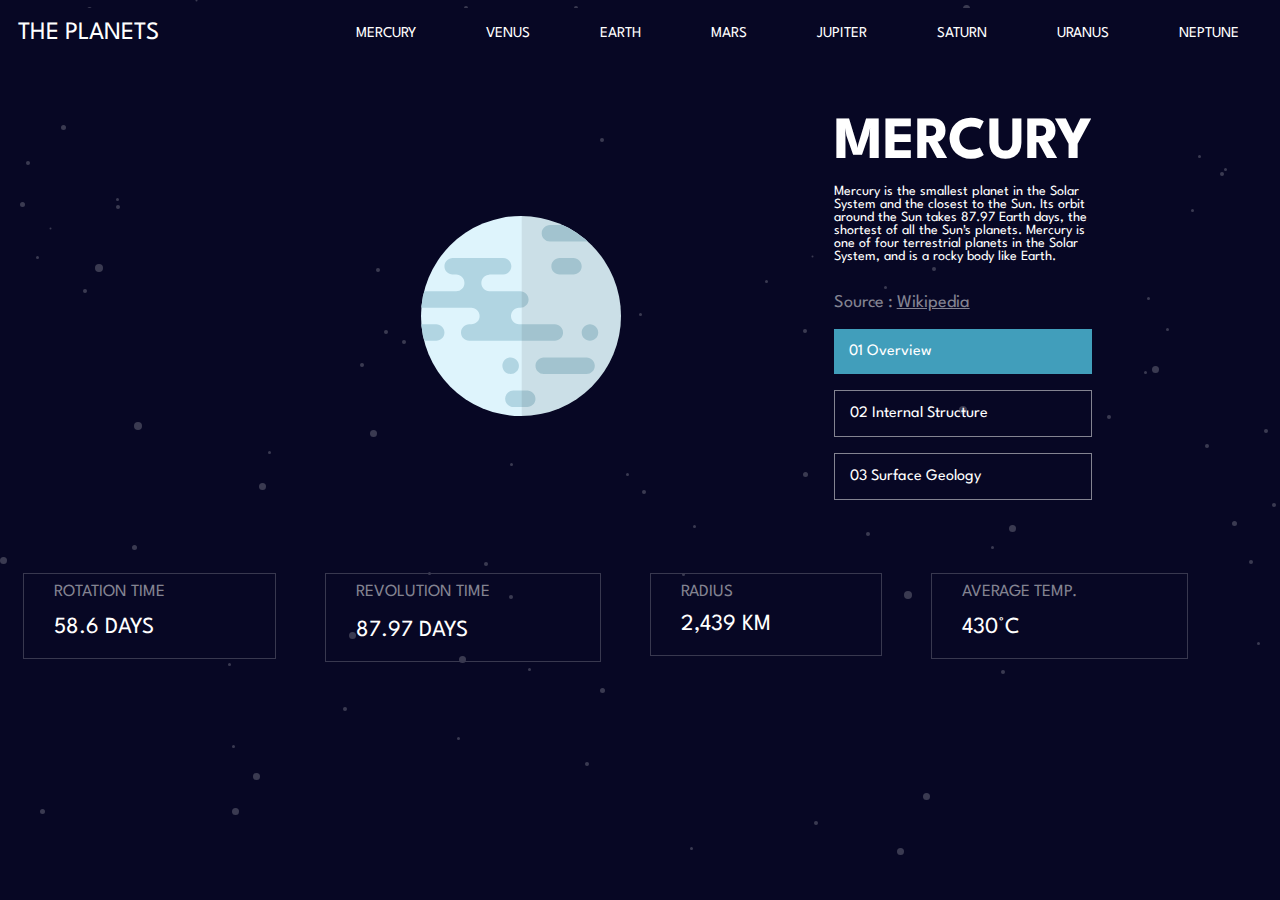
<file: starter-code/index.html>
<!DOCTYPE html>
<html lang="en">
<head>
  <meta charset="UTF-8">
  <meta name="viewport" content="width=device-width, initial-scale=1.0">
  <link rel="stylesheet" href="styles.css">
  <link rel="stylesheet" href="./navbar/nav.css">
  <link rel="stylesheet" href="./navbar/navPlanets.css">
  <link rel="stylesheet" href="https://cdnjs.cloudflare.com/ajax/libs/font-awesome/4.7.0/css/font-awesome.min.css">
  <link rel="preconnect" href="https://fonts.googleapis.com">
  <link rel="preconnect" href="https://fonts.gstatic.com" crossorigin>
  <link href="https://fonts.googleapis.com/css2?family=Antonio:wght@100&family=Spartan:wght@300&display=swap" rel="stylesheet">
  
  <title>Planets fact site</title>
</head>
<body>
  <div class="navigation">
    <nav class="navbar">
      <input type="checkbox" id="check">
      <label for="check" class="checkbtn">
        <i class="fa fa-bars"></i>
      </label>
      <label class="logo">The Planets</label>
        <ul>
          <li><a href="index.html" class="active"><span class="mercuryNav"></span>Mercury</a></li>
          <li><a href="venus.html" class="active"><span class="venusNav"></span>Venus</a></li>
          <li><a href="earth.html" class="active"><span class="earthNav"></span>Earth</a></li>
          <li><a href="mars.html" class="active"><span class="marsNav"></span>Mars</a></li>
          <li><a href="jupiter.html" class="active"><span class="jupiterNav"></span>Jupiter</a></li>
          <li><a href="saturn.html" class="active"><span class="saturnNav"></span>Saturn</a></li>
          <li><a href="uranus.html" class="active"><span class="uranusNav"></span>Uranus</a></li>
          <li><a href="neptune.html" class="active"><span class="neptuneNav"></span>Neptune</a></li>
        </ul>
    </nav>
  </div>

  <!-- Mobile Content View -->

  <div class="topnav">
    <a class="mercuryMobile" tabindex="0" onclick="overview()">Overview</a>
    <a class="mercuryMobile" tabindex="0" onclick="internal()">Surface</a>
    <a class="mercuryMobile" tabindex="0" onclick="surface()">Structure</a>
  </div>


  
  <div class="parent">
    <img id="geo" class="geo" src="./assets/geology-mercury.png" style="display:none;"/>
    <div class="child">
      <img src="./assets/planet-mercury.svg" alt="Mercury" class="planet" id="planetImg">
    </div>
    <div class="child">
      <h1 class="title">Mercury</h1>
      <div class="ipadNav" id="ipadNav">
        <p autofocus tabindex="0" class="overview" onclick="overview()">01 Overview</p>
        <p tabindex="0" class="overview" onclick="internal()">02 Internal Structure</p>
        <p tabindex="0" class="overview" onclick="surface()">03 Surface Geology</p>
      </div>

        <!-- Overview Content Start -->
        <p class="sum" id="mercury">
          Mercury is the smallest planet in the Solar System and the closest 
          to the Sun. Its orbit around the Sun takes 87.97 Earth days, the 
          shortest of all the Sun's planets. Mercury is one of four terrestrial 
          planets in the Solar System, and is a rocky body like Earth.
        </p>

        <p class="link" >
          Source : <a class="link" id="link" href="https://en.wikipedia.org/wiki/Mercury_(planet)">Wikipedia</a>
        </p>

        <div class="content" id="content">
          <p autofocus tabindex="0" class="overview" onclick="overview()">01 Overview</p>
          <p tabindex="0" class="overview" onclick="internal()">02 Internal Structure</p>
          <p tabindex="0" class="overview" onclick="surface()">03 Surface Geology</p>
        </div>
    </div>
  </div>



  <div class="facts" id="facts">
    <p class="desc rot">Rotation Time   <br class="break"> <span class="number">58.6 Days </span></p>
    <p class="desc rev">Revolution Time <br class="break"> <span class="number">87.97 Days</span></p>
    <p class="desc rad">Radius          <br class="break"> <span class="number">2,439 Km  </span></p>
    <p class="desc ave">Average Temp.   <br class="break"> <span class="number">430°c     </span></p>
  </div>
  
  <script src="./planetsJs/mercury.js"></script>
</body>
</html>
</file>
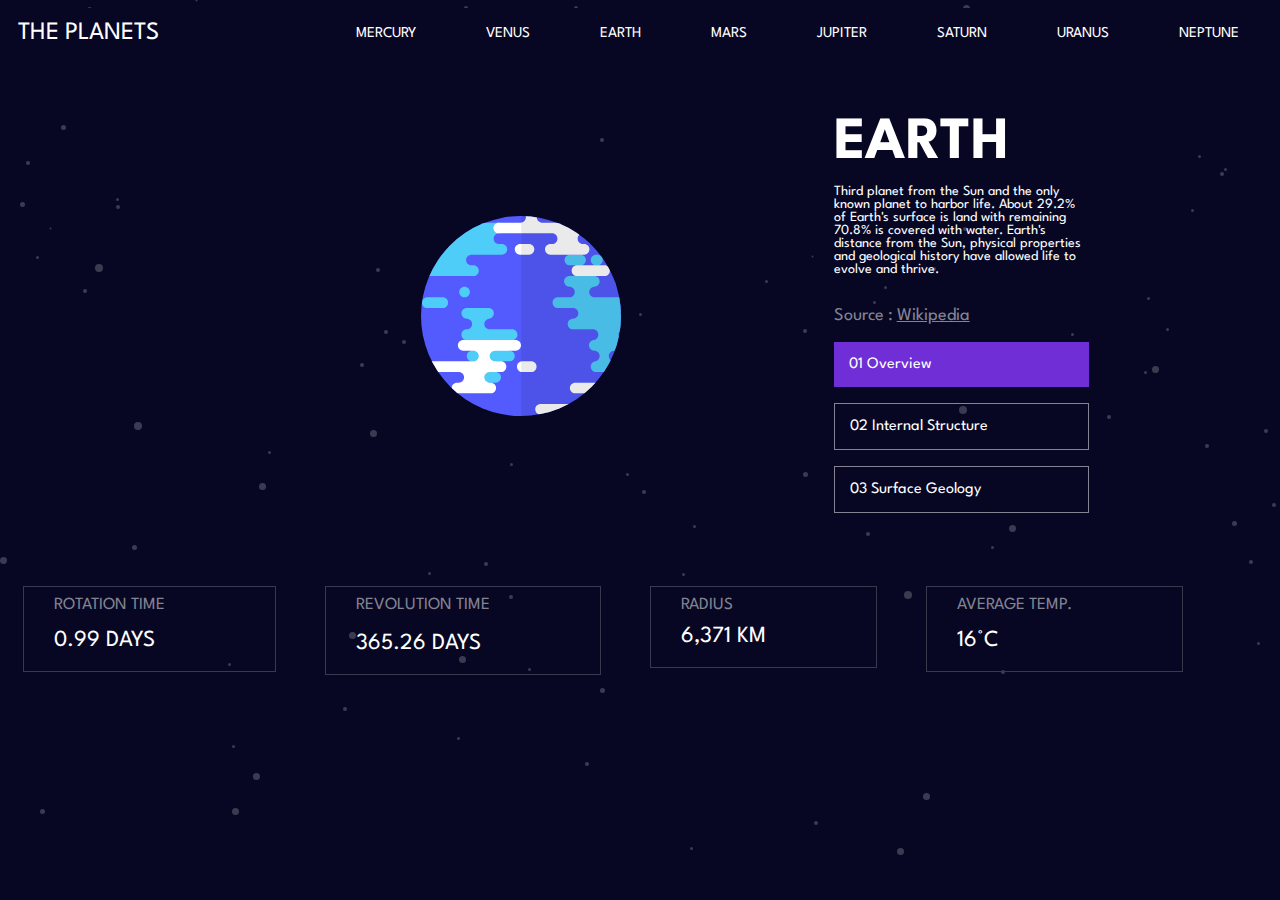
<file: starter-code/earth.html>
<!DOCTYPE html>
<html lang="en">
<head>
  <meta charset="UTF-8">
  <meta name="viewport" content="width=device-width, initial-scale=1.0">
  <link rel="stylesheet" href="styles.css">
  <link rel="stylesheet" href="./navbar/nav.css">
  <link rel="stylesheet" href="./navbar/navPlanets.css">
  <link rel="stylesheet" href="https://cdnjs.cloudflare.com/ajax/libs/font-awesome/4.7.0/css/font-awesome.min.css">
  <link rel="preconnect" href="https://fonts.googleapis.com">
  <link rel="preconnect" href="https://fonts.gstatic.com" crossorigin>
  <link href="https://fonts.googleapis.com/css2?family=Antonio:wght@100&family=Spartan:wght@300&display=swap" rel="stylesheet">
  
  <title>Planets fact site</title>
<body>
  <div class="navigation">
    <nav class="navbar">
      <input type="checkbox" id="check">
      <label for="check" class="checkbtn">
        <i class="fa fa-bars"></i>
      </label>
      <label class="logo">The Planets</label>
        <ul>
          <li><a href="index.html" class="active"><span class="mercuryNav"></span>Mercury</a></li>
          <li><a href="venus.html" class="active"><span class="venusNav"></span>Venus</a></li>
          <li><a href="earth.html" class="active"><span class="earthNav"></span>Earth</a></li>
          <li><a href="mars.html" class="active"><span class="marsNav"></span>Mars</a></li>
          <li><a href="jupiter.html" class="active"><span class="jupiterNav"></span>Jupiter</a></li>
          <li><a href="saturn.html" class="active"><span class="saturnNav"></span>Saturn</a></li>
          <li><a href="uranus.html" class="active"><span class="uranusNav"></span>Uranus</a></li>
          <li><a href="neptune.html" class="active"><span class="neptuneNav"></span>Neptune</a></li>
        </ul>
    </nav>
  </div>

  <!-- Mobile Content View -->

  <div class="topnav">
    <a class="earthMobile" tabindex="0" onclick="overview()">Overview</a>
    <a class="earthMobile" tabindex="0" onclick="internal()">Surface</a>
    <a class="earthMobile" tabindex="0" onclick="surface()">Structure</a>
  </div>


  
  <div class="parent">
    <img id="geo" class="geo" src="./assets/geology-earth.png" style="display:none;"/>
    <div class="child">
      <img src="./assets/planet-earth.svg" alt="Venus" class="planet" id="planetImg">
    </div>
    <div class="child">
      <h1 class="title">Earth&nbsp;&nbsp;&nbsp;&nbsp;&nbsp;</h1>
      <div class="ipadNav" id="ipadNav">
        <p autofocus tabindex="0" class="earthOverview" onclick="overview()">01 Overview</p>
        <p tabindex="0" class="earthOverview" onclick="internal()">02 Internal Structure</p>
        <p tabindex="0" class="earthOverview" onclick="surface()">03 Surface Geology</p>
      </div>

        <!-- Overview Content Start -->
        <p class="sum" id="earth">
          Third planet from the Sun and the only known planet to harbor life. 
          About 29.2% of Earth's surface is land with remaining 70.8% is 
          covered with water. Earth's distance from the Sun, physical properties 
          and geological history have allowed life to evolve and thrive.
        </p>

        <p class="link" >
          Source : <a class="link" id="link" href="https://en.wikipedia.org/wiki/Earth">Wikipedia</a>
        </p>

        <div class="content" id="content">
          <p autofocus tabindex="0" class="earthOverview" onclick="overview()">01 Overview</p>
          <p tabindex="0" class="earthOverview" onclick="internal()">02 Internal Structure</p>
          <p tabindex="0" class="earthOverview" onclick="surface()">03 Surface Geology</p>
        </div>
    </div>
  </div>



  <div class="facts" id="facts">
    <p class="desc rot">Rotation Time   <br class="break"> <span class="number">0.99 Days </span></p>
    <p class="desc rev">Revolution Time <br class="break"> <span class="number">365.26 Days</span></p>
    <p class="desc rad">Radius          <br class="break"> <span class="number">6,371 KM</span></p>
    <p class="desc ave">Average Temp.   <br class="break"> <span class="number">16°c     </span></p>
  </div>
  
  <script src="./planetsJs/earth.js"></script>
</body>
</html>
</file>
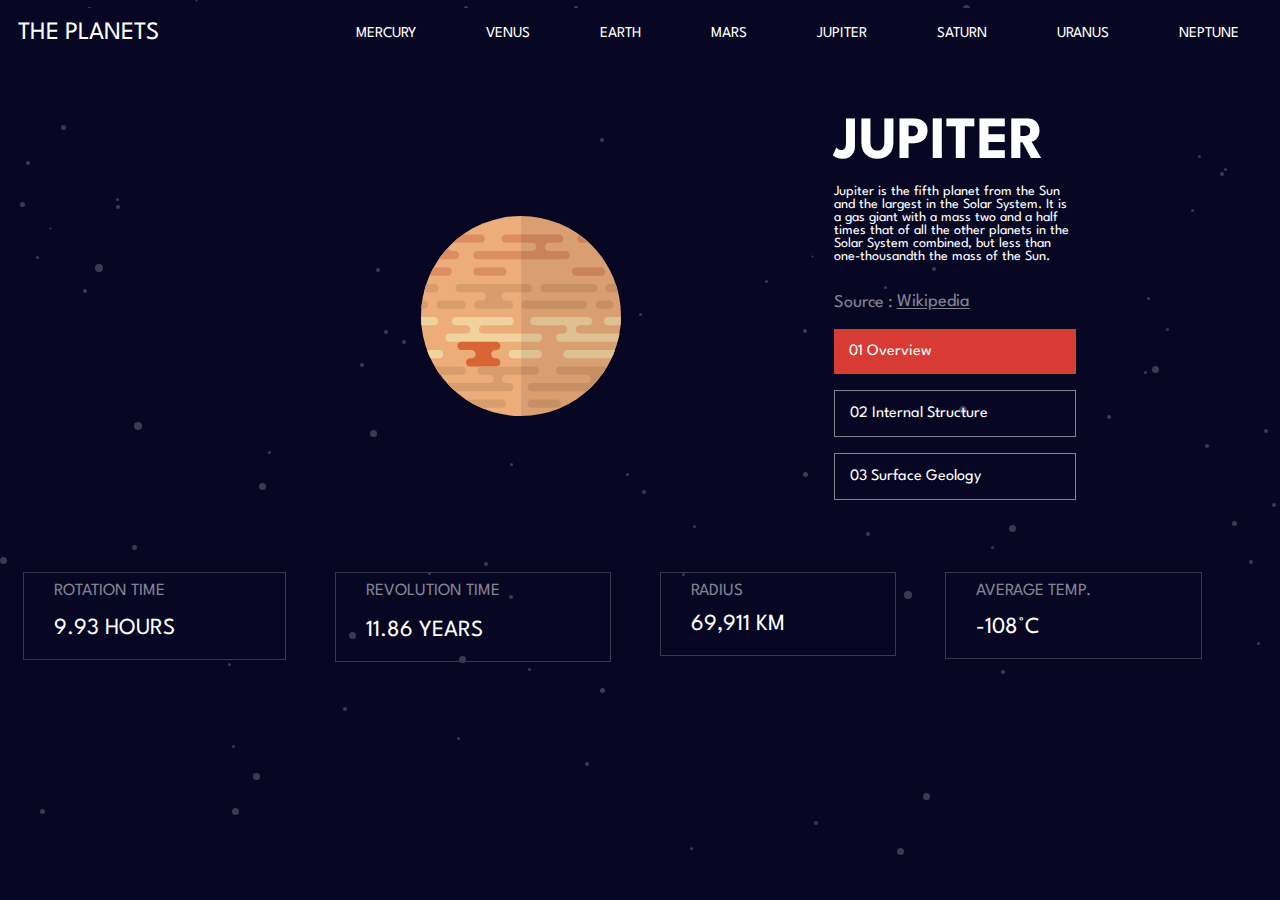
<file: starter-code/jupiter.html>
<!DOCTYPE html>
<html lang="en">
<head>
  <meta charset="UTF-8">
  <meta name="viewport" content="width=device-width, initial-scale=1.0">
  <link rel="stylesheet" href="styles.css">
  <link rel="stylesheet" href="./navbar/nav.css">
  <link rel="stylesheet" href="./navbar/navPlanets.css">
  <link rel="stylesheet" href="https://cdnjs.cloudflare.com/ajax/libs/font-awesome/4.7.0/css/font-awesome.min.css">
  <link rel="preconnect" href="https://fonts.googleapis.com">
  <link rel="preconnect" href="https://fonts.gstatic.com" crossorigin>
  <link href="https://fonts.googleapis.com/css2?family=Antonio:wght@100&family=Spartan:wght@300&display=swap" rel="stylesheet">
  
  <title>Planets fact site</title>
</head>
<body>

  <div class="navigation">
    <nav class="navbar">
      <input type="checkbox" id="check">
      <label for="check" class="checkbtn">
        <i class="fa fa-bars"></i>
      </label>
      <label class="logo">The Planets</label>
        <ul>
          <li><a href="index.html" class="active"><span class="mercuryNav"></span>Mercury</a></li>
          <li><a href="venus.html" class="active"><span class="venusNav"></span>Venus</a></li>
          <li><a href="earth.html" class="active"><span class="earthNav"></span>Earth</a></li>
          <li><a href="mars.html" class="active"><span class="marsNav"></span>Mars</a></li>
          <li><a href="jupiter.html" class="active"><span class="jupiterNav"></span>Jupiter</a></li>
          <li><a href="saturn.html" class="active"><span class="saturnNav"></span>Saturn</a></li>
          <li><a href="uranus.html" class="active"><span class="uranusNav"></span>Uranus</a></li>
          <li><a href="neptune.html" class="active"><span class="neptuneNav"></span>Neptune</a></li>
        </ul>
    </nav>
  </div>

  <!-- Mobile Content View -->

  <div class="topnav">
    <a class="jupiterMobile" tabindex="0" onclick="overview()">Overview</a>
    <a class="jupiterMobile" tabindex="0" onclick="internal()">Surface</a>
    <a class="jupiterMobile" tabindex="0" onclick="surface()">Structure</a>
  </div>


  
  <div class="parent">
    <img id="geo" class="geo" src="./assets/geology-jupiter.png" style="display:none;"/>
    <div class="child">
      <img src="./assets/planet-jupiter.svg" alt="Venus" class="planet" id="planetImg">
    </div>
    <div class="child">
      <h1 class="title">Jupiter&nbsp;&nbsp;</h1>
      <div class="ipadNav" id="ipadNav">
        <p autofocus tabindex="0" class="jupiterOverview" onclick="overview()">01 Overview</p>
        <p tabindex="0" class="jupiterOverview" onclick="internal()">02 Internal Structure</p>
        <p tabindex="0" class="jupiterOverview" onclick="surface()">03 Surface Geology</p>
      </div>

        <!-- Overview Content Start -->
        <p class="sum" id="jupiter">
          Jupiter is the fifth planet from the Sun and the largest in the Solar System. 
          It is a gas giant with a mass two and a half times that of all the other 
          planets in the Solar System combined, but less than one-thousandth the mass 
          of the Sun.
        
        </p>

        <p class="link" >
          Source : <a class="link" id="link" href="https://en.wikipedia.org/wiki/Jupiter">Wikipedia</a>
        </p>

        <div class="content" id="content">
          <p autofocus tabindex="0" class="jupiterOverview" onclick="overview()">01 Overview</p>
          <p tabindex="0" class="jupiterOverview" onclick="internal()">02 Internal Structure</p>
          <p tabindex="0" class="jupiterOverview"mercuryMobile" verview" onclick="surface()">03 Surface Geology</p>
        </div>
    </div>
  </div>



  <div class="facts" id="facts">
    <p class="desc rot">Rotation Time   <br class="break"> <span class="number">9.93 Hours </span></p>
    <p class="desc rev">Revolution Time <br class="break"> <span class="number">11.86 Years</span></p>
    <p class="desc rad">Radius          <br class="break"> <span class="number">69,911 KM</span></p>
    <p class="desc ave">Average Temp.   <br class="break"> <span class="number">-108°c     </span></p>
  </div>
  
  <script src="./planetsJs/jupiter.js"></script>
</body>
</html>
</file>
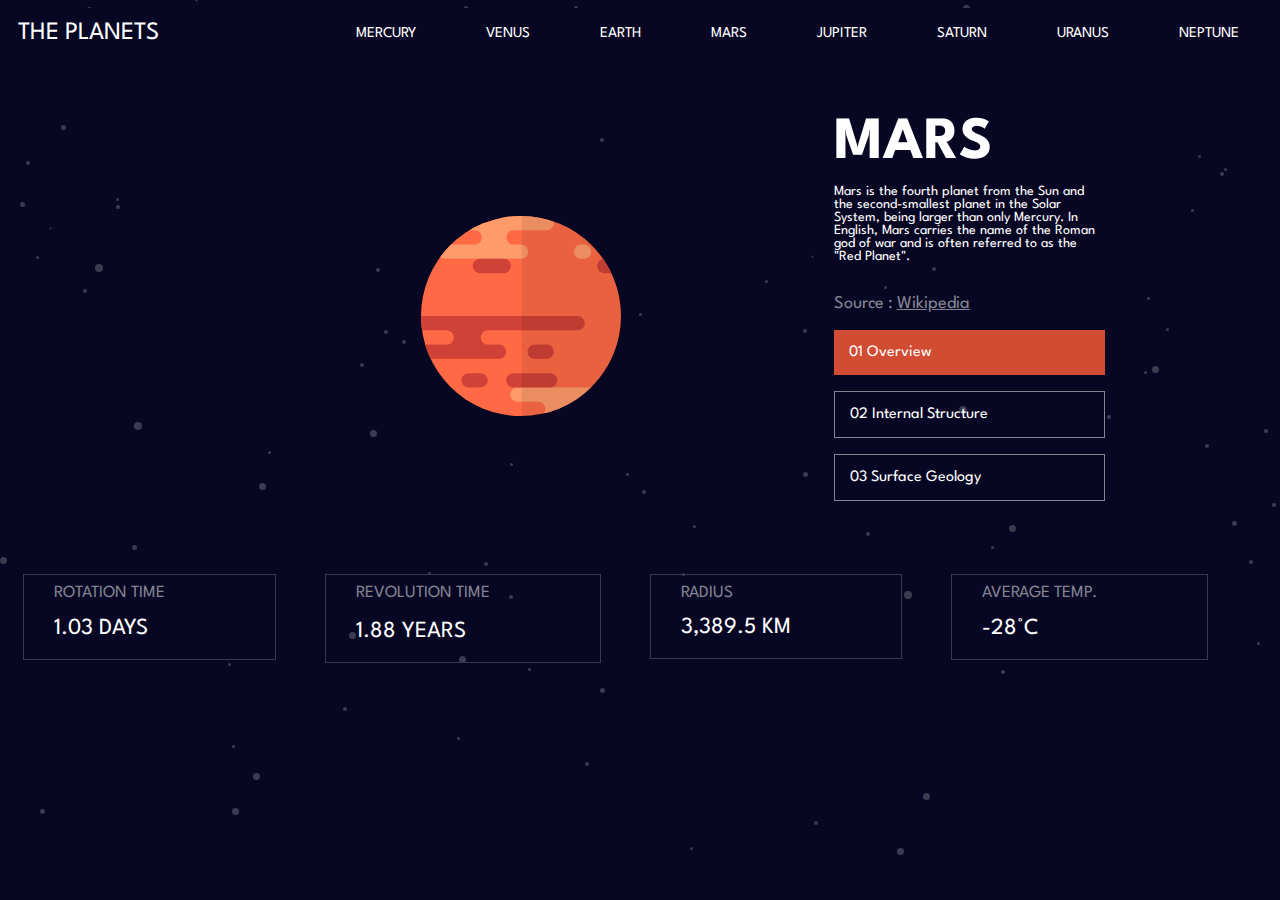
<file: starter-code/mars.html>
<!DOCTYPE html>
<html lang="en">
<head>
  <meta charset="UTF-8">
  <meta name="viewport" content="width=device-width, initial-scale=1.0">
  <link rel="stylesheet" href="styles.css">
  <link rel="stylesheet" href="./navbar/nav.css">
  <link rel="stylesheet" href="./navbar/navPlanets.css">
  <link rel="stylesheet" href="https://cdnjs.cloudflare.com/ajax/libs/font-awesome/4.7.0/css/font-awesome.min.css">
  <link rel="preconnect" href="https://fonts.googleapis.com">
  <link rel="preconnect" href="https://fonts.gstatic.com" crossorigin>
  <link href="https://fonts.googleapis.com/css2?family=Antonio:wght@100&family=Spartan:wght@300&display=swap" rel="stylesheet">
  
  <title>Planets fact site</title>
</head>
<body>

  <div class="navigation">
    <nav class="navbar">
      <input type="checkbox" id="check">
      <label for="check" class="checkbtn">
        <i class="fa fa-bars"></i>
      </label>
      <label class="logo">The Planets</label>
        <ul>
          <li><a href="index.html" class="active"><span class="mercuryNav"></span>Mercury</a></li>
          <li><a href="venus.html" class="active"><span class="venusNav"></span>Venus</a></li>
          <li><a href="earth.html" class="active"><span class="earthNav"></span>Earth</a></li>
          <li><a href="mars.html" class="active"><span class="marsNav"></span>Mars</a></li>
          <li><a href="jupiter.html" class="active"><span class="jupiterNav"></span>Jupiter</a></li>
          <li><a href="saturn.html" class="active"><span class="saturnNav"></span>Saturn</a></li>
          <li><a href="uranus.html" class="active"><span class="uranusNav"></span>Uranus</a></li>
          <li><a href="neptune.html" class="active"><span class="neptuneNav"></span>Neptune</a></li>
        </ul>
    </nav>
  </div>

  <!-- Mobile Content View -->

  <div class="topnav">
    <a class="marsMobile" tabindex="0" onclick="overview()">Overview</a>
    <a class="marsMobile" tabindex="0" onclick="internal()">Surface</a>
    <a class="marsMobile" tabindex="0" onclick="surface()">Structure</a>
  </div>


  
  <div class="parent">
    <img id="geo" class="geo" src="./assets/geology-mars.png" style="display:none;"/>
    <div class="child">
      <img src="./assets/planet-mars.svg" alt="Mars" class="planet" id="planetImg">
    </div>
    <div class="child">
      <h1 class="title">Mars&nbsp;&nbsp;&nbsp;&nbsp;&nbsp;&nbsp;&nbsp;</h1>
      <div class="ipadNav" id="ipadNav">
        <p autofocus tabindex="0" class="marsOverview" onclick="overview()">01 Overview</p>
        <p tabindex="0" class="marsOverview" onclick="internal()">02 Internal Structure</p>
        <p tabindex="0" class="marsOverview" onclick="surface()">03 Surface Geology</p>
      </div>

        <!-- Overview Content Start -->
        <p class="sum" id="mars">
          Mars is the fourth planet from the Sun and the second-smallest planet 
          in the Solar System, being larger than only Mercury. In English, Mars 
          carries the name of the Roman god of war and is often referred to as 
          the "Red Planet".
        </p>

        <p class="link" >
          Source : <a class="link" id="link" href="https://en.wikipedia.org/wiki/Mars">Wikipedia</a>
        </p>

        <div class="content" id="content">
          <p autofocus tabindex="0" class="marsOverview" onclick="overview()">01 Overview</p>
          <p tabindex="0" class="marsOverview" onclick="internal()">02 Internal Structure</p>
          <p tabindex="0" class="marsOverview"mercuryMobile" verview" onclick="surface()">03 Surface Geology</p>
        </div>
    </div>
  </div>



  <div class="facts" id="facts">
    <p class="desc rot">Rotation Time   <br class="break"> <span class="number">1.03 Days  </span></p>
    <p class="desc rev">Revolution Time <br class="break"> <span class="number">1.88 Years</span></p>
    <p class="desc rad">Radius          <br class="break"> <span class="number">3,389.5 KM</span></p>
    <p class="desc ave">Average Temp.   <br class="break"> <span class="number">-28°c    </span></p>
  </div>
  
  <script src="./planetsJs/mars.js"></script>
</body>
</html>
</file>
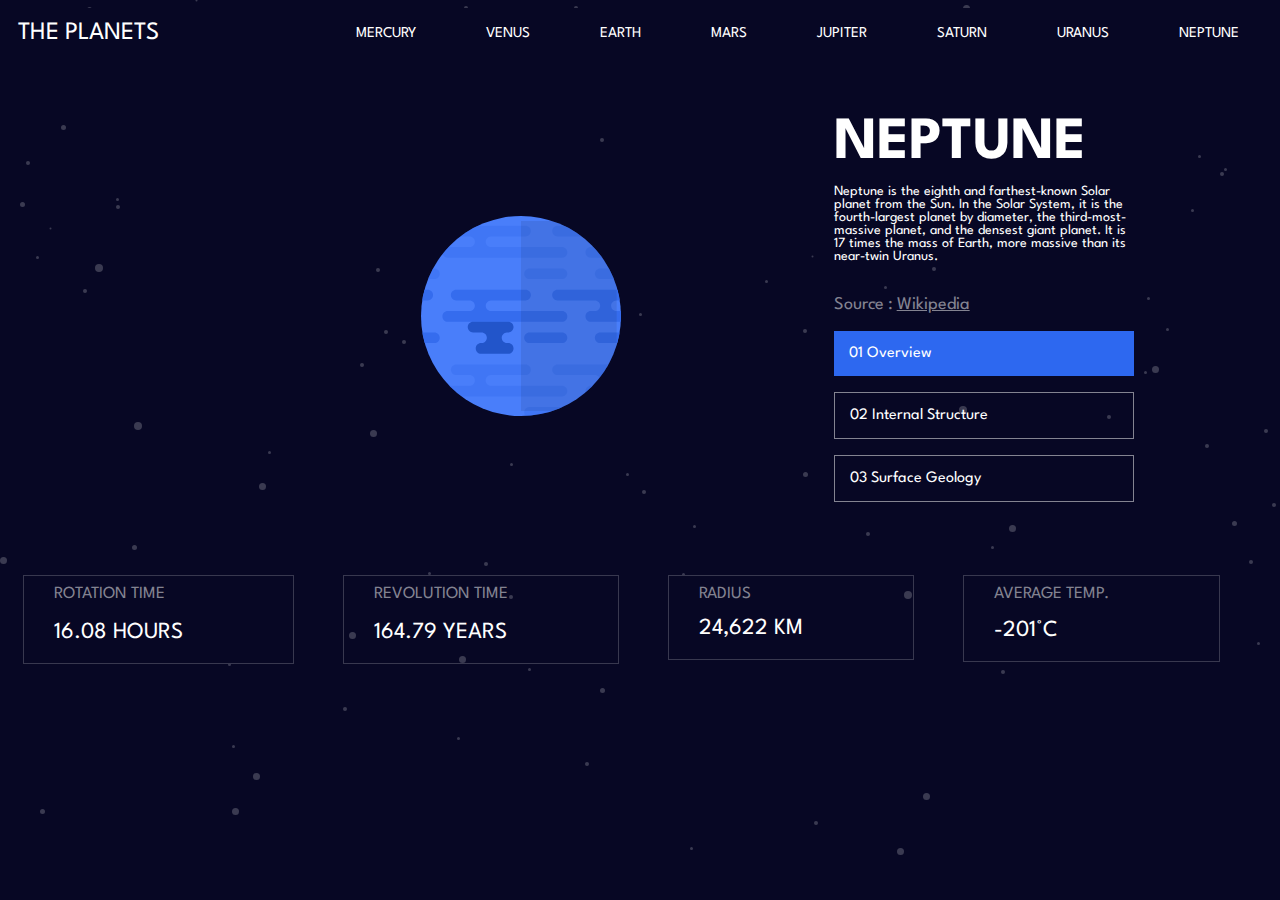
<file: starter-code/neptune.html>
<!DOCTYPE html>
<html lang="en">
<head>
  <meta charset="UTF-8">
  <meta name="viewport" content="width=device-width, initial-scale=1.0">
  <link rel="stylesheet" href="styles.css">
  <link rel="stylesheet" href="./navbar/nav.css">
  <link rel="stylesheet" href="./navbar/navPlanets.css">
  <link rel="stylesheet" href="https://cdnjs.cloudflare.com/ajax/libs/font-awesome/4.7.0/css/font-awesome.min.css">
  <link rel="preconnect" href="https://fonts.googleapis.com">
  <link rel="preconnect" href="https://fonts.gstatic.com" crossorigin>
  <link href="https://fonts.googleapis.com/css2?family=Antonio:wght@100&family=Spartan:wght@300&display=swap" rel="stylesheet">
  
  <title>Planets fact site</title>
</head>
<body>

  <div class="navigation">
    <nav class="navbar">
      <input type="checkbox" id="check">
      <label for="check" class="checkbtn">
        <i class="fa fa-bars"></i>
      </label>
      <label class="logo">The Planets</label>
        <ul>
          <li><a href="index.html" class="active"><span class="mercuryNav"></span>Mercury</a></li>
          <li><a href="venus.html" class="active"><span class="venusNav"></span>Venus</a></li>
          <li><a href="earth.html" class="active"><span class="earthNav"></span>Earth</a></li>
          <li><a href="mars.html" class="active"><span class="marsNav"></span>Mars</a></li>
          <li><a href="jupiter.html" class="active"><span class="jupiterNav"></span>Jupiter</a></li>
          <li><a href="saturn.html" class="active"><span class="saturnNav"></span>Saturn</a></li>
          <li><a href="uranus.html" class="active"><span class="uranusNav"></span>Uranus</a></li>
          <li><a href="neptune.html" class="active"><span class="neptuneNav"></span>Neptune</a></li>
        </ul>
    </nav>
  </div>

  <!-- Mobile Content View -->

  <div class="topnav">
    <a class="neptuneMobile" tabindex="0" onclick="overview()">Overview</a>
    <a class="neptuneMobile" tabindex="0" onclick="internal()">Surface</a>
    <a class="neptuneMobile" tabindex="0" onclick="surface()">Structure</a>
  </div>


  
  <div class="parent">
    <img id="geo" class="geo" src="./assets/geology-neptune.png" style="display:none;"/>
    <div class="child">
      <img src="./assets/planet-neptune.svg" alt="Venus" class="planet" id="planetImg">
    </div>
    <div class="child">
      <h1 class="title">Neptune&nbsp;&nbsp;&nbsp;</h1>
      <div class="ipadNav" id="ipadNav">
        <p autofocus tabindex="0" class="neptuneOverview" onclick="overview()">01 Overview</p>
        <p tabindex="0" class="neptuneOverview" onclick="internal()">02 Internal Structure</p>
        <p tabindex="0" class="neptuneOverview" onclick="surface()">03 Surface Geology</p>
      </div>

        <!-- Overview Content Start -->
        <p class="sum" id="neptune">
          Neptune is the eighth and farthest-known Solar planet from the Sun. In the Solar 
          System, it is the fourth-largest planet by diameter, the third-most-massive planet, 
          and the densest giant planet. It is 17 times the mass of Earth, more massive than 
          its near-twin Uranus.
        </p>

        <p class="link" >
          Source : <a class="link" id="link" href="https://en.wikipedia.org/wiki/Neptune">Wikipedia</a>
        </p>

        <div class="content" id="content">
          <p autofocus tabindex="0" class="neptuneOverview" onclick="overview()">01 Overview</p>
          <p tabindex="0" class="neptuneOverview" onclick="internal()">02 Internal Structure</p>
          <p tabindex="0" class="neptuneOverview"mercuryMobile" verview" onclick="surface()">03 Surface Geology</p>
        </div>
    </div>
  </div>



  <div class="facts" id="facts">
    <p class="desc rot">Rotation Time   <br class="break"> <span class="number">16.08 Hours </span></p>
    <p class="desc rev">Revolution Time <br class="break"> <span class="number">164.79 Years</span></p>
    <p class="desc rad">Radius          <br class="break"> <span class="number">24,622 KM   </span></p>
    <p class="desc ave">Average Temp.   <br class="break"> <span class="number">-201°c     </span></p>
  </div>
  
  <script src="./planetsJs/neptune.js"></script>
</body>
</html>
</file>
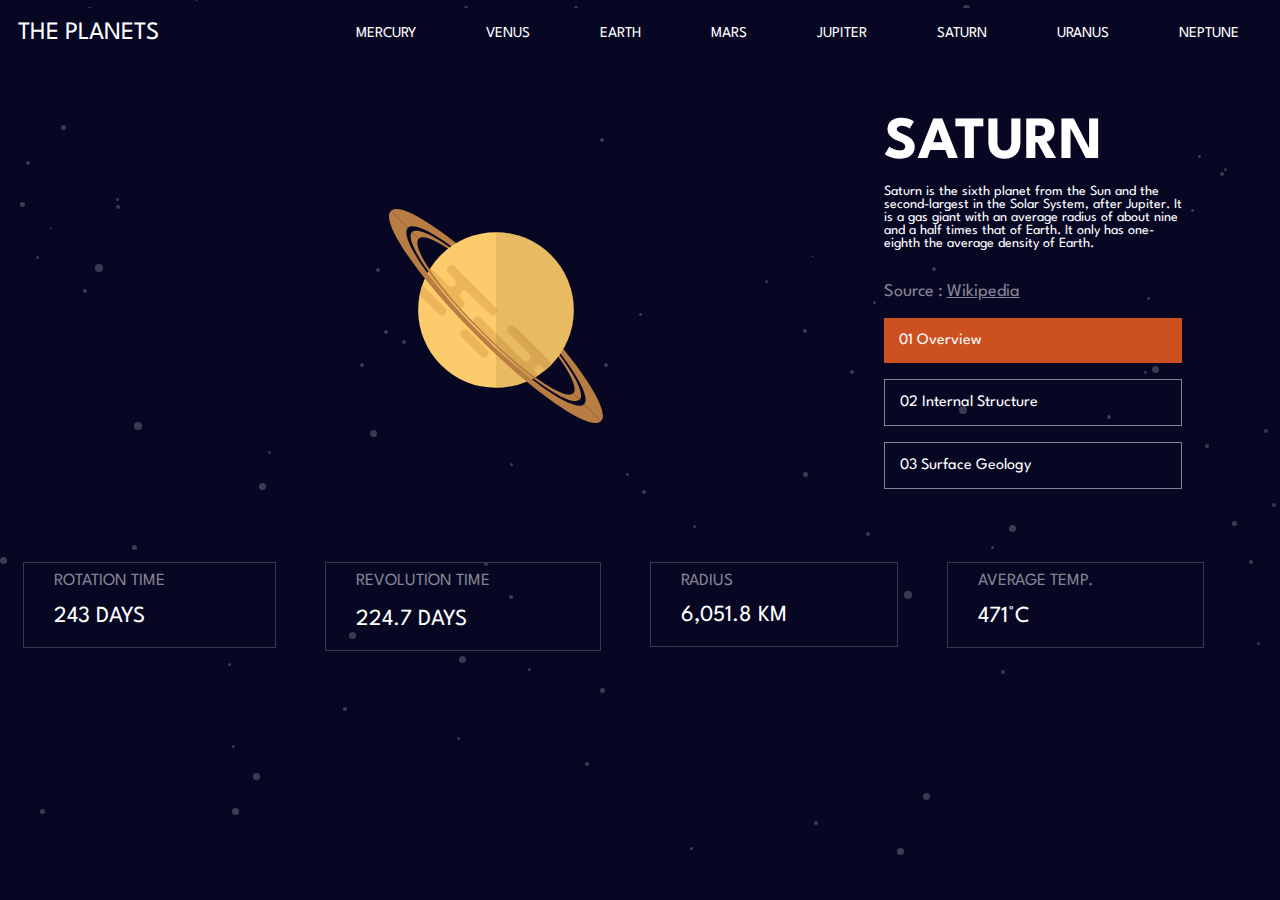
<file: starter-code/saturn.html>
<!DOCTYPE html>
<html lang="en">
<head>
  <meta charset="UTF-8">
  <meta name="viewport" content="width=device-width, initial-scale=1.0">
  <link rel="stylesheet" href="styles.css">
  <link rel="stylesheet" href="./navbar/nav.css">
  <link rel="stylesheet" href="./navbar/navPlanets.css">
  <link rel="stylesheet" href="https://cdnjs.cloudflare.com/ajax/libs/font-awesome/4.7.0/css/font-awesome.min.css">
  <link rel="preconnect" href="https://fonts.googleapis.com">
  <link rel="preconnect" href="https://fonts.gstatic.com" crossorigin>
  <link href="https://fonts.googleapis.com/css2?family=Antonio:wght@100&family=Spartan:wght@300&display=swap" rel="stylesheet">
  
  <title>Planets fact site</title>
</head>
<body>

  <div class="navigation">
    <nav class="navbar">
      <input type="checkbox" id="check">
      <label for="check" class="checkbtn">
        <i class="fa fa-bars"></i>
      </label>
      <label class="logo">The Planets</label>
        <ul>
          <li><a href="index.html" class="active"><span class="mercuryNav"></span>Mercury</a></li>
          <li><a href="venus.html" class="active"><span class="venusNav"></span>Venus</a></li>
          <li><a href="earth.html" class="active"><span class="earthNav"></span>Earth</a></li>
          <li><a href="mars.html" class="active"><span class="marsNav"></span>Mars</a></li>
          <li><a href="jupiter.html" class="active"><span class="jupiterNav"></span>Jupiter</a></li>
          <li><a href="saturn.html" class="active"><span class="saturnNav"></span>Saturn</a></li>
          <li><a href="uranus.html" class="active"><span class="uranusNav"></span>Uranus</a></li>
          <li><a href="neptune.html" class="active"><span class="neptuneNav"></span>Neptune</a></li>
        </ul>
    </nav>
  </div>

  <!-- Mobile Content View -->

  <div class="topnav">
    <a class="saturnMobile" tabindex="0" onclick="overview()">Overview</a>
    <a class="saturnMobile" tabindex="0" onclick="internal()">Surface</a>
    <a class="saturnMobile" tabindex="0" onclick="surface()">Structure</a>
  </div>


  
  <div class="parent">
    <img id="geo" class="geoSaturn" src="./assets/geology-saturn.png" style="display:none;"/>
    <div class="child">
      <img src="./assets/planet-saturn.svg" alt="Venus" class="planetSaturn" id="planetImg">
    </div>
    <div class="child">
      <h1 class="title">Saturn&nbsp;&nbsp;&nbsp;&nbsp;&nbsp;</h1>
      <div class="ipadNav" id="ipadNav">
        <p autofocus tabindex="0" class="saturnOverview" onclick="overview()">01 Overview</p>
        <p tabindex="0" class="saturnOverview" onclick="internal()">02 Internal Structure</p>
        <p tabindex="0" class="saturnOverview" onclick="surface()">03 Surface Geology</p>
      </div>

        <!-- Overview Content Start -->
        <p class="sum" id="saturn">
          Saturn is the sixth planet from the Sun and the second-largest in the Solar 
          System, after Jupiter. It is a gas giant with an average radius of about 
          nine and a half times that of Earth. It only has one-eighth the average 
          density of Earth.
        </p>

        <p class="link" >
          Source : <a class="link" id="link" href="https://en.wikipedia.org/wiki/Saturn">Wikipedia</a>
        </p>

        <div class="content" id="content">
          <p autofocus tabindex="0" class="saturnOverview" onclick="overview()">01 Overview</p>
          <p tabindex="0" class="saturnOverview" onclick="internal()">02 Internal Structure</p>
          <p tabindex="0" class="saturnOverview"mercuryMobile" verview" onclick="surface()">03 Surface Geology</p>
        </div>
    </div>
  </div>



  <div class="facts" id="facts">
    <p class="desc rot">Rotation Time   <br class="break"> <span class="number">243 Days  </span></p>
    <p class="desc rev">Revolution Time <br class="break"> <span class="number">224.7 Days</span></p>
    <p class="desc rad">Radius          <br class="break"> <span class="number">6,051.8 KM</span></p>
    <p class="desc ave">Average Temp.   <br class="break"> <span class="number">471°c     </span></p>
  </div>
  
  <script src="./planetsJs/saturn.js"></script>
</body>
</html>
</file>
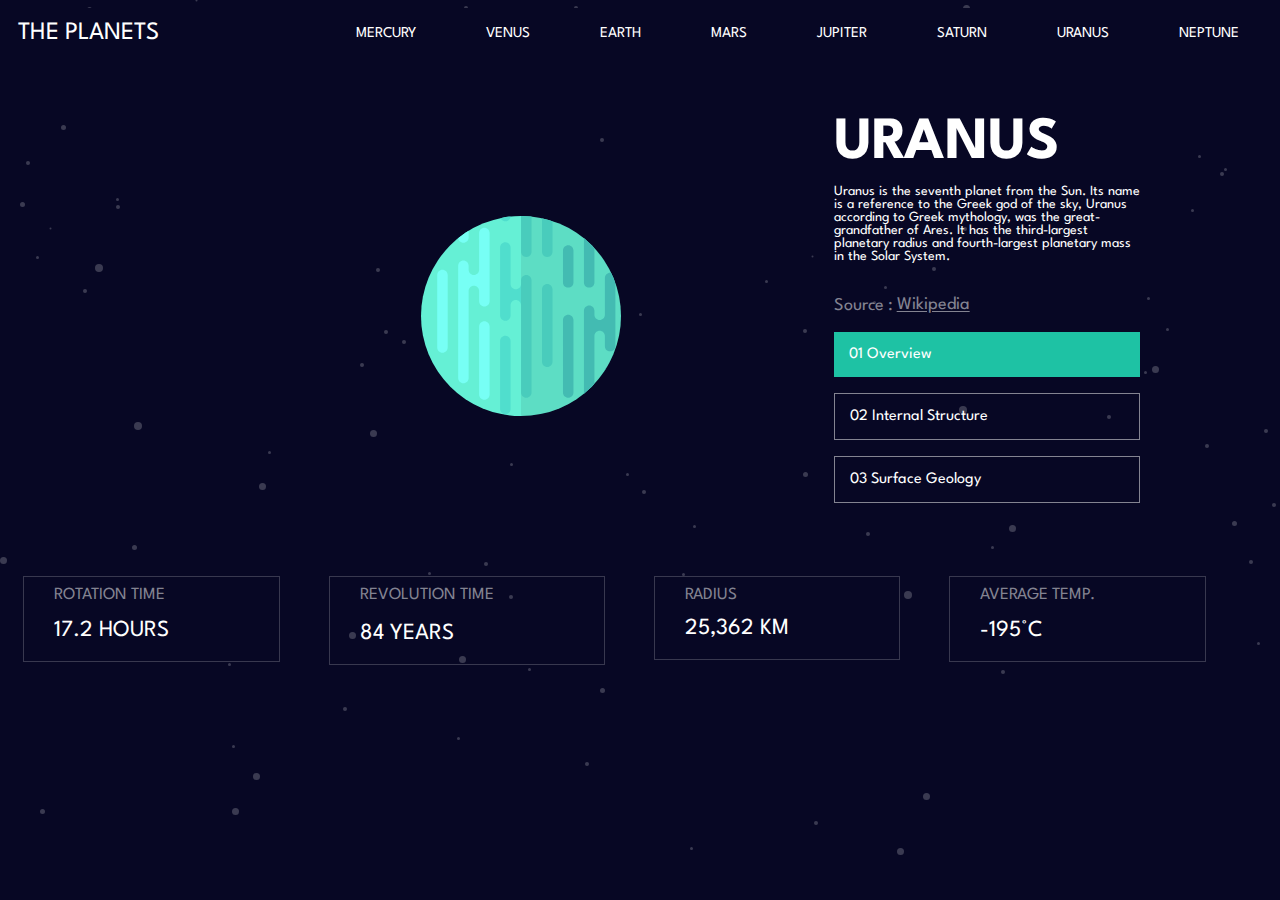
<file: starter-code/uranus.html>
<!DOCTYPE html>
<html lang="en">
<head>
  <meta charset="UTF-8">
  <meta name="viewport" content="width=device-width, initial-scale=1.0">
  <link rel="stylesheet" href="styles.css">
  <link rel="stylesheet" href="./navbar/nav.css">
  <link rel="stylesheet" href="./navbar/navPlanets.css">
  <link rel="stylesheet" href="https://cdnjs.cloudflare.com/ajax/libs/font-awesome/4.7.0/css/font-awesome.min.css">
  <link rel="preconnect" href="https://fonts.googleapis.com">
  <link rel="preconnect" href="https://fonts.gstatic.com" crossorigin>
  <link href="https://fonts.googleapis.com/css2?family=Antonio:wght@100&family=Spartan:wght@300&display=swap" rel="stylesheet">
  
  <title>Planets fact site</title>
</head>
<body>


  <div class="navigation">
    <nav class="navbar">
      <input type="checkbox" id="check">
      <label for="check" class="checkbtn">
        <i class="fa fa-bars"></i>
      </label>
      <label class="logo">The Planets</label>
        <ul>
          <li><a href="index.html" class="active"><span class="mercuryNav"></span>Mercury</a></li>
          <li><a href="venus.html" class="active"><span class="venusNav"></span>Venus</a></li>
          <li><a href="earth.html" class="active"><span class="earthNav"></span>Earth</a></li>
          <li><a href="mars.html" class="active"><span class="marsNav"></span>Mars</a></li>
          <li><a href="jupiter.html" class="active"><span class="jupiterNav"></span>Jupiter</a></li>
          <li><a href="saturn.html" class="active"><span class="saturnNav"></span>Saturn</a></li>
          <li><a href="uranus.html" class="active"><span class="uranusNav"></span>Uranus</a></li>
          <li><a href="neptune.html" class="active"><span class="neptuneNav"></span>Neptune</a></li>
        </ul>
    </nav>
  </div>

  <!-- Mobile Content View -->

  <div class="topnav">
    <a class="uranusMobile" tabindex="0" onclick="overview()">Overview</a>
    <a class="uranusMobile" tabindex="0" onclick="internal()">Surface</a>
    <a class="uranusMobile" tabindex="0" onclick="surface()">Structure</a>
  </div>


  
  <div class="parent">
    <img id="geo" class="geo" src="./assets/geology-uranus.png" style="display:none;"/>
    <div class="child">
      <img src="./assets/planet-uranus.svg" alt="Venus" class="planet" id="planetImg">
    </div>
    <div class="child">
      <h1 class="title">Uranus&nbsp;&nbsp;&nbsp;&nbsp;&nbsp;</h1>
      <div class="ipadNav" id="ipadNav">
        <p autofocus tabindex="0" class="uranusOverview" onclick="overview()">01 Overview</p>
        <p tabindex="0" class="uranusOverview" onclick="internal()">02 Internal Structure</p>
        <p tabindex="0" class="uranusOverview" onclick="surface()">03 Surface Geology</p>
      </div>

        <!-- Overview Content Start -->
        <p class="sum" id="uranus">
          Uranus is the seventh planet from the Sun. Its name is a reference to the 
          Greek god of the sky, Uranus according to Greek mythology, was the great-grandfather 
          of Ares. It has the third-largest planetary radius and fourth-largest planetary 
          mass in the Solar System.
        </p>

        <p class="link" >
          Source : <a class="link" id="link" href="https://en.wikipedia.org/wiki/Uranus">Wikipedia</a>
        </p>

        <div class="content" id="content">
          <p autofocus tabindex="0" class="uranusOverview" onclick="overview()">01 Overview</p>
          <p tabindex="0" class="uranusOverview" onclick="internal()">02 Internal Structure</p>
          <p tabindex="0" class="uranusOverview"mercuryMobile" verview" onclick="surface()">03 Surface Geology</p>
        </div>
    </div>
  </div>



  <div class="facts" id="facts">
    <p class="desc rot">Rotation Time   <br class="break"> <span class="number">17.2 Hours  </span></p>
    <p class="desc rev">Revolution Time <br class="break"> <span class="number">84 Years</span></p>
    <p class="desc rad">Radius          <br class="break"> <span class="number">25,362 KM</span></p>
    <p class="desc ave">Average Temp.   <br class="break"> <span class="number">-195°c    </span></p>
  </div>
  
  <script src="./planetsJs/uranus.js"></script>
</body>
</html>
</file>
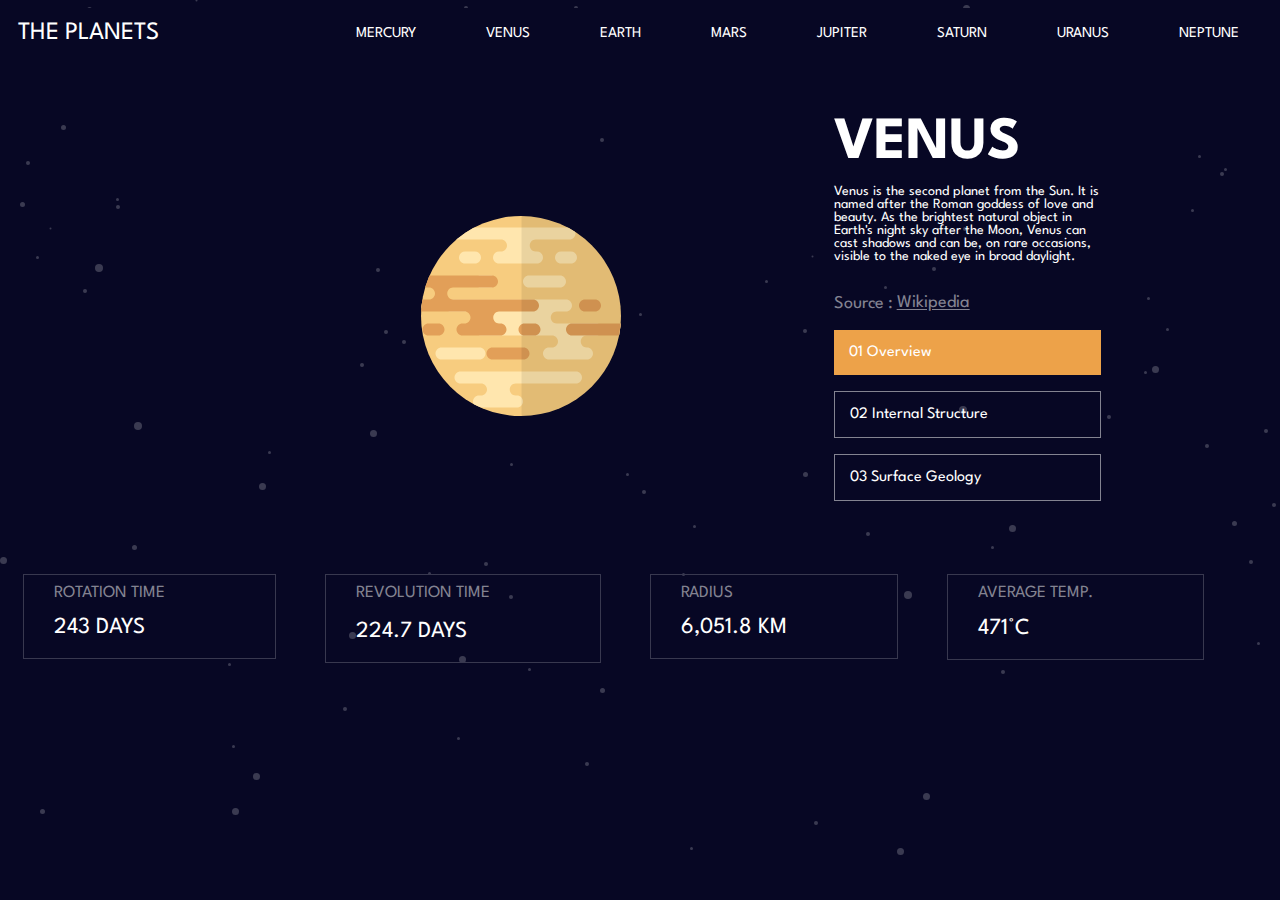
<file: starter-code/venus.html>
<!DOCTYPE html>
<html lang="en">
<head>
  <meta charset="UTF-8">
  <meta name="viewport" content="width=device-width, initial-scale=1.0">
  <link rel="stylesheet" href="styles.css">
  <link rel="stylesheet" href="./navbar/nav.css">
  <link rel="stylesheet" href="./navbar/navPlanets.css">
  <link rel="stylesheet" href="https://cdnjs.cloudflare.com/ajax/libs/font-awesome/4.7.0/css/font-awesome.min.css">
  <link rel="preconnect" href="https://fonts.googleapis.com">
  <link rel="preconnect" href="https://fonts.gstatic.com" crossorigin>
  <link href="https://fonts.googleapis.com/css2?family=Antonio:wght@100&family=Spartan:wght@300&display=swap" rel="stylesheet">
  
  <title>Planets fact site</title>
</head>
<body>
    <div class="navigation">
      <nav class="navbar">
        <input type="checkbox" id="check">
        <label for="check" class="checkbtn">
          <i class="fa fa-bars"></i>
        </label>
        <label class="logo">The Planets</label>
          <ul>
            <li><a href="index.html" class="active"><span class="mercuryNav"></span>Mercury</a></li>
            <li><a href="venus.html" class="active"><span class="venusNav"></span>Venus</a></li>
            <li><a href="earth.html" class="active"><span class="earthNav"></span>Earth</a></li>
            <li><a href="mars.html" class="active"><span class="marsNav"></span>Mars</a></li>
            <li><a href="jupiter.html" class="active"><span class="jupiterNav"></span>Jupiter</a></li>
            <li><a href="saturn.html" class="active"><span class="saturnNav"></span>Saturn</a></li>
            <li><a href="uranus.html" class="active"><span class="uranusNav"></span>Uranus</a></li>
            <li><a href="neptune.html" class="active"><span class="neptuneNav"></span>Neptune</a></li>
          </ul>
      </nav>
    </div>
  
    <!-- Mobile Content View -->
  
    <div class="topnav">
      <a class="venusMobile" tabindex="0" onclick="overview()">Overview</a>
      <a class="venusMobile" tabindex="0" onclick="internal()">Surface</a>
      <a class="venusMobile" tabindex="0" onclick="surface()">Structure</a>
    </div>
  
  
    
    <div class="parent">
      <img id="geo" class="geo" src="./assets/geology-venus.png" style="display:none;"/>
      <div class="child">
        <img src="./assets/planet-venus.svg" alt="Venus" class="planet" id="planetImg">
      </div>
      <div class="child">
        <h1 class="title">Venus&nbsp;&nbsp;&nbsp;&nbsp;&nbsp;</h1>
        <div class="ipadNav" id="ipadNav">
          <p autofocus tabindex="0" class="venusOverview" onclick="overview()">01 Overview</p>
          <p tabindex="0" class="venusOverview" onclick="internal()">02 Internal Structure</p>
          <p tabindex="0" class="venusOverview" onclick="surface()">03 Surface Geology</p>
        </div>
  
          <!-- Overview Content Start -->
          <p class="sum" id="venus">
            Venus is the second planet from the Sun. It is named after the 
            Roman goddess of love and beauty. As the brightest natural object 
            in Earth's night sky after the Moon, Venus can cast shadows and 
            can be, on rare occasions, visible to the naked eye in broad daylight.
          </p>
  
          <p class="link" >
            Source : <a class="link" id="link" href="https://en.wikipedia.org/wiki/Venus">Wikipedia</a>
          </p>
  
          <div class="content" id="content">
            <p autofocus tabindex="0" class="venusOverview" onclick="overview()">01 Overview</p>
            <p tabindex="0" class="venusOverview" onclick="internal()">02 Internal Structure</p>
            <p tabindex="0" class="venusOverview"mercuryMobile" verview" onclick="surface()">03 Surface Geology</p>
          </div>
      </div>
    </div>
  
  
  
    <div class="facts" id="facts">
      <p class="desc rot">Rotation Time   <br class="break"> <span class="number">243 Days  </span></p>
      <p class="desc rev">Revolution Time <br class="break"> <span class="number">224.7 Days</span></p>
      <p class="desc rad">Radius          <br class="break"> <span class="number">6,051.8 KM</span></p>
      <p class="desc ave">Average Temp.   <br class="break"> <span class="number">471°c     </span></p>
    </div>
    
    <script src="./planetsJs/venus.js"></script>
</body>
</html>
</file>
<file: starter-code/styles.css>
body{
  background-image: url(./assets/background-stars.svg);
  background-color: #070724;
  font-family: 'Antonio', sans-serif;
  font-family: 'Spartan', sans-serif;
}

.topnav{
  display:none;
}

.ipadNav{
  display: none;
}

.parent {
  display: flex;
  width: 50%;

}

.child {
  flex: 1;
  padding: 5% 0% 10% 50%;
  
}

.child:first-child {
  margin-right: 30%;
}

.planet{
  position: relative;
  padding-top:50%;
  padding-left: 50%;
  margin-bottom: 0%;
  width: 350px;
  height: 350px;
  z-index: -1;
}

.planetSaturn{
  position: relative;
  padding-top:20%;
  padding-left: 0%;
  margin-bottom: 0%;
  width: 550px;
  height: 550px;
  z-index: -1;
}

.mercurySurface{
  position: absolute;
  padding-top:16%;
  padding-left: 34.2%;
  width: 150px;
  height: 150px;
}

.geo{
  position: absolute;
  width: 7%;
  height: 15%;
  margin: 20% 0% 0 35.1%;
}

.geoSaturn{
  position: absolute;
  width: 7%;
  height: 15%;
  margin: 20% 0% 0 32.1%;
}

.title{
  color: white;
  float: center;
  font-size: 90px;
  text-transform: uppercase;
  
}

.sum{
  color: white;
  font-size: 20px;
}

.link{
  color: #838391;
  font-size: 18px;
  padding: 10% 0 10% 0;
}

.content p{
  color: white;
}

.overview{
  border-style: solid;
  border-color: #838391;
  border-width: 1px;
  padding:15px;
  cursor: pointer;
}

.overview:hover{
  background-color: #38384F;
  border-style: none;
  
}

.overview:focus{
  background-color: #419ebb;
  border-style: none;
  outline: 0;
}

.venusOverview{
  border-style: solid;
  border-color: #838391;
  border-width: 1px;
  padding:15px;
  cursor: pointer;
}


.venusOverview:hover{
  background-color: #38384F;
  border-style: none;
  
}

.venusOverview:focus{
  background-color: #eda249;
  border-style: none;
  outline: 0;
}
.earthOverview{
  border-style: solid;
  border-color: #838391;
  border-width: 1px;
  padding:15px;
  cursor: pointer;
}


.earthOverview:hover{
  background-color: #38384F;
  border-style: none;
  
}

.earthOverview:focus{
  background-color: #6f2ed6;
  border-style: none;
  outline: 0;
}


.marsOverview{
  border-style: solid;
  border-color: #838391;
  border-width: 1px;
  padding:15px;
  cursor: pointer;
}


.marsOverview:hover{
  background-color: #38384F;
  border-style: none;
  
}

.marsOverview:focus{
  background-color: #d14c32;
  border-style: none;
  outline: 0;
}

.jupiterOverview{
  border-style: solid;
  border-color: #838391;
  border-width: 1px;
  padding:15px;
  cursor: pointer;
}


.jupiterOverview:hover{
  background-color: #38384F;
  border-style: none;
  
}

.jupiterOverview:focus{
  background-color: #d83a34;
  border-style: none;
  outline: 0;
}


.saturnOverview{
  border-style: solid;
  border-color: #838391;
  border-width: 1px;
  padding:15px;
  cursor: pointer;
}


.saturnOverview:hover{
  background-color: #38384F;
  border-style: none;
  
}

.saturnOverview:focus{
  background-color: #cd5120;
  border-style: none;
  outline: 0;
}


.uranusOverview{
  border-style: solid;
  border-color: #838391;
  border-width: 1px;
  padding:15px;
  cursor: pointer;
}


.uranusOverview:hover{
  background-color: #38384F;
  border-style: none;
  
}

.uranusOverview:focus{
  background-color: #1ec2a4;
  border-style: none;
  outline: 0;
}

.neptuneOverview{
  border-style: solid;
  border-color: #838391;
  border-width: 1px;
  padding:15px;
  cursor: pointer;
}


.neptuneOverview:hover{
  background-color: #38384F;
  border-style: none;
  
}

.neptuneOverview:focus{
  background-color: #2d68f0;
  border-style: none;
  outline: 0;
}


.facts p{
  color:#838391;
}

.desc{
  display: inline-block;
  border-style: solid;
  border-color: #838391;
  border-width: .5px;
  padding:1% 5% 1% 3.5%;
  margin: 25px 20px 5px 20px;
  cursor: pointer;
  text-transform: uppercase;
  font-size: 24px;
}

.number{
  margin-top: 15%;
  float: right;
  color: white;
  text-transform: uppercase;
  font-size: 60px;
}

@media(max-width:1920px){

 

  .parent {
    display: flex;
    width: 45%;
  
  }
  
  .child {
    flex: 1;
    padding: 5% 0% 10% 55%;
    
    
  }

  .planet{
    position: relative;
    padding-top:50%;
    padding-left: 50%;
    margin-bottom: 0%;
    width: 200px;
    height: 200px;
    z-index: -1;
  }

  .planetSaturn{
    position: relative;
    padding-top:30%;
    padding-left: 20%;
    margin-bottom: 0%;
    width: 250px;
    height: 250px;
    z-index: -1;
  }

  .geo{
    position: absolute;
    width: 7%;
    height: 15%;
    margin: 20% 0% 0 34%;
  }

  .geoSaturn{
    position: absolute;
    width: 7%;
    height: 15%;
    margin: 18% 5% 0 32.5%;
  }

  .title{
    color: white;
    float: center;
    font-size: 60px;
    text-transform: uppercase;
    margin: 0;
    
  }
  
  .sum{
    color: white;
    font-size: 14px;
    
  }
  
  .link{
    color: #838391;
    font-size: 18px;
    padding: 5% 0 0% 0;
  }

  .desc{
    display: inline-block;
    border-style: solid;
    border-color: #38384F;
    border-width: 1px;
    padding:10px 110px 20px 30px;
    margin: 0px 30px 0px 15px;
    cursor: pointer;
    text-transform: uppercase;
    font-size: 17px;
  }

  .number{
    float: left;
    color: white;
    text-transform: uppercase;
    font-size: 23px;
  }

}

@media only screen 
and (min-device-width : 320px) 
and (max-device-width : 480px)   { 


.content{
  display: none;
}

.break{
  display: none;
}

.topnav{
  display: inline-block;
}

.topnav a {
  display: inline-block;
  color: white;
  align-items: center;
  padding: 1vh 3vh 0 2.5vh;
  font-size: 12px;
  text-transform: uppercase;
  border-bottom: 1px solid transparent ;
}

.topnav .mercuryMobile:hover {
  color: white;
  border-bottom: 3px solid #419ebb;
  outline:0;
}

.topnav .mercuryMobile.focus {
  color: white;
  border-bottom: 3px solid #419ebb;
  outline: 0;
}

.topnav .earthMobile:hover {
  color: white;
  border-bottom: 3px solid #6f2ed6;
  outline:0;
}

.topnav .earthMobile.focus {
  color: white;
  border-bottom: 3px solid #6f2ed6;
  outline:0;
}

.topnav .venusMobile:hover {
  color: white;
  border-bottom: 3px solid #eda249;
  outline:0;
}

.topnav .venusMobile.focus {
  color: white;
  border-bottom: 3px solid #eda249;
  outline:0;
}

.topnav .marsMobile:hover {
  color: white;
  border-bottom: 3px solid #d14c32;
  outline:0;
}

.topnav .marsMobile.focus {
  color: white;
  border-bottom: 3px solid #d14c32;
  outline:0;
}

.topnav .jupiterMobile:hover {
  color: white;
  border-bottom: 3px solid #d83a34;
  outline:0;
}

.topnav .jupiterMobile.focus {
  color: white;
  border-bottom: 3px solid #d83a34;
  outline:0;
}

.topnav .saturnMobile:hover {
  color: white;
  border-bottom: 3px solid #cd5120;
  outline:0;
}

.topnav .saturnMobile.focus {
  color: white;
  border-bottom: 3px solid #cd5120;
  outline:0;
}

.topnav .uranusMobile:hover {
  color: white;
  border-bottom: 3px solid #1ec2a4;
  outline:0;
}

.topnav .uranusMobile.focus {
  color: white;
  border-bottom: 3px solid #1ec2a4;
  outline:0;
}

.topnav .neptuneMobile:hover {
  color: white;
  border-bottom: 3px solid #2d68f0;
  outline:0;
}

.topnav .neptuneMobile.focus {
  color: white;
  border-bottom: 3px solid #2d68f0;
  outline:0;
}


.planet{
  position:static;
  padding: 20% 0 5% 35%;
  width: 110px;
  height: 110px;
  z-index: -1;
}
.planetSaturn{
  position:static;
  padding: 5% 0 5% 25%;
  width: 175px;
  height: 175px;
  z-index: -1;
}

.parent {
  display:block;
  width: 100%;

}

.child {
  padding: 0;
}

.title{
  font-size: 25px;
  padding: 15% 0 0 10%;
  text-align: center;
}

.sum{
  font-size: 11px;
  text-align: center;
  padding: 0 1%;
}
.geo{
  position: absolute;
  width: 15%;
  height: 10%;
  margin: 40% 0 0 40.9%;
}

.link{
  text-align: center;
  padding: 10% 0 0% 0;
}

.facts p{
  color:#838391;
}

.desc{
  display: block;
  border-style: solid;
  border-color: #838391;
  border-width: 1px;
  padding:5%;
  margin: 1% 2% 2% 2%;
  cursor: pointer;
  text-transform: uppercase;
  font-size: 10px;
}


.number{
  margin-top: 0;
  float: right;
  color: white;
  text-transform: uppercase;
  font-size: 18px;
  
}

}

/* iPads (portrait and landscape) ----------- */
@media only screen 
and (min-device-width : 768px) 
and (max-device-width : 1024px) {

  .break{
    display: none;
  }

  .parent {
    display: block;
    width: 50%;
  
  }
  
  .child {
    width: 185%;
    padding-left: 5%;
    padding-top: 0;
    padding-bottom: 1%;
    margin: 0;
    
  }

  .planet{
    position: relative;
    padding-top:20%;
    padding-left: 40%;
    margin-bottom: 10%;
    width: 150px;
    height: 150px;
    z-index: -1;
  }

  .planetSaturn{
    position: relative;
    padding-top:15%;
    padding-left: 33%;
    margin-bottom: 0%;
    width: 250px;
    height: 250px;
    z-index: -1;
  }
  

  .mercurySurface{
    position: absolute;
    padding-top:16%;
    padding-left: 34.2%;
    width: 150px;
    height: 150px;
  }
  
  .geo{
    position: absolute;
    width: 10%;
    height: 10%;
    margin: 35% 0 0 43.5%;
  }

  .geoSaturn{
    position: absolute;
    width: 10%;
    height: 10%;
    margin: 37% 0 0 43.6%;
  }
  
  .title{
    color: white;
    float: center;
    font-size: 40px;
    text-transform: uppercase;
  }
  
  .sum{
    color: white;
    font-size: 12px;
  }
  
  .link{
    color: #838391;
    font-size: 18px;
    padding: 9% 0 10% 0;
  }
  .ipadNav{
    float: right;
    display: inline;
    margin-left: 5%;
    margin-bottom: 20%;
    width: 50%;
  }

  .ipadNav p{
    color: white;
  }

  .content{
    display:none;
  }
  
  .content p{
    color: white;
  }
  
  .overview{
    border-style: solid;
    border-color: #838391;
    border-width: 1px;
    padding:15px;
    cursor: pointer;
  }
  
  .overview:hover{
    background-color: #38384F;
    border-style: none;
    
  }
  
  .overview:focus{
    background-color: #419ebb;
    border-style: none;
  }
  
  .facts{
    display: inline;
    position:fixed;
    padding:0;
    margin:0;
    right:0;
    left:0;
  }
  
  .facts p{
    color:#838391;
  }
  
  .desc{
    
    border-style: solid;
    border-color: #38384F;
    border-width: .5px;
    padding:3% 5% 3% 1%;
    margin: 1%;
    cursor: pointer;
    text-transform: uppercase;
    font-size: 10px;
    
  }
  
  .number{
    
    float: left;
    color: white;
    text-transform: uppercase;
    font-size: 20px;
  }

  .break{
    display: block;
  }

  .rot{

  }

  .rev{

  }

  .rad{

  }

  .ave{

  }
}
</file>
<file: starter-code/navbar/nav.css>
.navigation{
  padding:0;
  margin: 0;
  text-decoration: none;
  list-style: none;
  box-sizing: border-box;
}

nav{
  background-color: #070724;
  height: 50px;
  width: 100%;
}

label.logo{
  color: white;
  font-size: 35px;
  line-height: 75px;
  text-transform: uppercase;
  padding-left: 1%;
}

nav ul{
  float: right;
  margin-right: 20px;
  z-index: 1;
  
}

nav ul li{
  display: inline-block;
  line-height: 50px;
  
  
}


nav ul li a{
  color: white;
  font-size: 17px;
  padding: 7px 13px;
  border-radius: 3px;
  text-transform: uppercase;
  cursor: pointer;
  text-decoration: none;

}


.checkbtn{
  font-size: 30px;
  color: white;
  float: right;
  line-height: 80px;
  margin-right:40px;
  cursor: pointer;
  display: none;
}

#check{
  display: none;
}

@media(max-width:1920px){


  nav{
    background-color: #070724;
    height: 80px;
    width: 100%;
  }

  label.logo{
    font-size:25px;
    padding:0 0 0 10px;
    line-height: 50px;
    
  }
  
  nav ul{
    float: right;
    margin:0;
    
  }
  
  nav ul li{
    display: inline-block;
    line-height: 50px;
    margin: 0px 20px 0 20px;
    
    
  }
  
  
  nav ul li a{
    color: white;
    font-size: 15px;
    padding: 7px 13px;
    border-radius: 3px;
    text-transform: uppercase;
    cursor: pointer;
    text-decoration: none;
    
  }
}

@media (max-width:952px){

  nav ul li a{
    font-size: 16px;
  }
}

@media (max-width: 858px){


}

@media only screen 
and (min-device-width : 320px) 
and (max-device-width : 480px) {

  
  label.logo{
    font-size:25px;
    padding:0 0 0 20px;
    line-height: 87px;
    
  }

  nav{
    background-color: #070724;
    height: 70px;
    width: 100%;
  }

  .checkbtn{
    display: block;
  }

  ul{
    position: fixed;
    width: 100%;
    height: 100vh;
    background-color: #070724;
    top: 10%;
    left: -110%;
    text-align: left;
    transition: all .5s;
    padding: 0;
  }
  nav ul li{
    line-height: 10%;
    display: block;
    margin: 11% 15% 0% 5%;
    
  }
  nav ul li a{
    font-size:25px;
    padding: 0 0% 0% 0;
    
  }
  a:hover{
    background: none;
    color: #0082e6;
  }

  #check:checked ~ ul{
    left: 0;
  }


}

/* iPads (portrait and landscape) ----------- */
@media only screen 
and (min-device-width : 768px) 
and (max-device-width : 1024px){

  .navigation{
    padding:0;
    margin: 0;
    text-decoration: none;
    list-style: none;
    box-sizing: border-box;
  }
  
  nav{
    background-color: #070724;
    height: 5%;
    width: 100%;
  }
  
  label.logo{
    color: white;
    font-size: 25px;
    line-height: 75px;
    text-transform: uppercase bold;
    margin-left: 35%;
    display: block;
  }
  
  a:hover{
    background: #446f95;
    transition: .5s;
  }
  
  .checkbtn{
    font-size: 30px;
    color: white;
    float: right;
    line-height: 80px;
    margin-right:40px;
    cursor: pointer;
    display: none;
  }
  
  #check{
    display: none;
  }
  
    nav{
      background-color: #070724;
      height: 80px;
      width: 100%;
    }
    
    nav ul{
      
      margin:0 3% 0 0;
      padding: 0;
      
    }
    
    nav ul li{
      display: inline-block;
      line-height: 0px;
      margin: 0;
    }
    
    
    nav ul li a{
      color: white;
      font-size: 14px;
      border-radius: 3px;
      text-transform: uppercase;
      cursor: pointer;
      text-decoration: none;
      
    }
  }
</file>
<file: starter-code/navbar/navPlanets.css>
@media (max-width: 500px){
  .mercuryNav {
    height: 30px;
    width: 30px;
    background-color: #419ebb;
    border-radius: 50%;
    display: inline-block;
    margin: 0% 5% 0% 0;
  }
  .venusNav {
    height: 30px;
    width: 30px;
    background-color: #eda249;
    border-radius: 50%;
    display: inline-block;
    margin: 0% 5% 0% 0;

  }
  .earthNav {
    height: 30px;
    width: 30px;
    background-color: #6f2ed6;
    border-radius: 50%;
    display: inline-block;
    margin: 0% 5% 0% 0;

  }
  .marsNav {
    height: 30px;
    width: 30px;
    background-color: #d83a34;
    border-radius: 50%;
    display: inline-block;
    margin: 0% 5% 0% 0;

  }
  .jupiterNav {
    height: 30px;
    width: 30px;
    background-color: #eda249;
    border-radius: 50%;
    display: inline-block;
    margin: 0% 5% 0% 0;

  }
  .saturnNav {
    height: 30px;
    width: 30px;
    background-color: #eda249;
    border-radius: 50%;
    display: inline-block;
    margin: 0% 5% 0% 0;

  }
  .uranusNav {
    height: 30px;
    width: 30px;
    background-color: #1ec2a4;
    border-radius: 50%;
    display: inline-block;
    margin: 0% 5% 0% 0;
    

  }
  .neptuneNav {
    height: 30px;
    width: 30px;
    background-color: #2d68f0;
    border-radius: 50%;
    display: inline-block;
    margin: 0% 5% 0% 0;

  }
 


}
</file>
